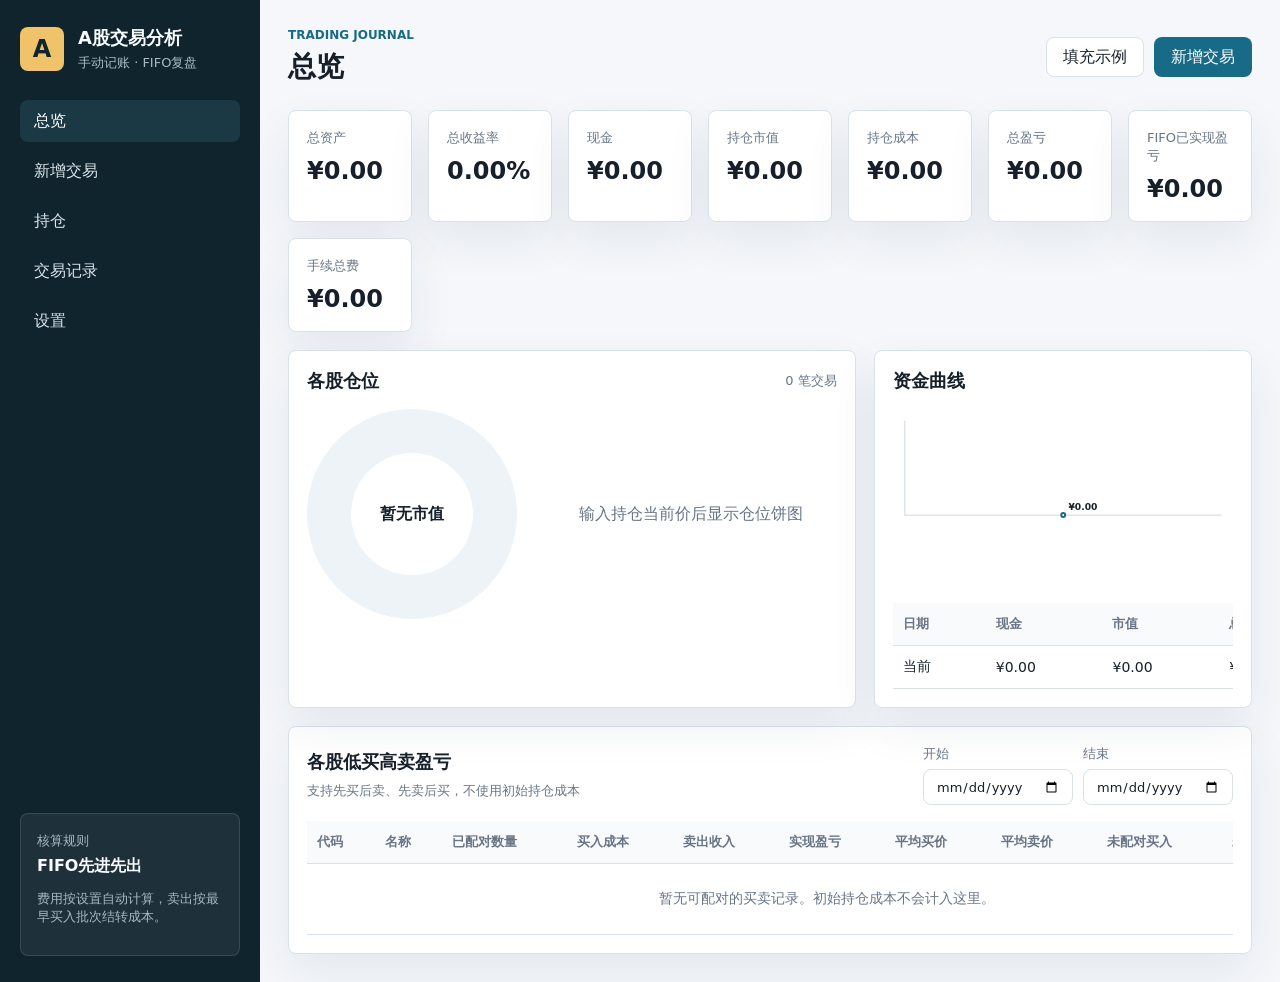
<file: index.html>
<!doctype html>
<html lang="zh-CN">
  <head>
    <meta charset="UTF-8" />
    <meta name="viewport" content="width=device-width, initial-scale=1.0" />
    <title>A股交易记录分析工具</title>
    <meta name="theme-color" content="#10242d" />
    <meta name="apple-mobile-web-app-capable" content="yes" />
    <meta name="apple-mobile-web-app-title" content="A股交易" />
    <meta name="apple-mobile-web-app-status-bar-style" content="black-translucent" />
    <link rel="manifest" href="manifest.webmanifest" />
    <link rel="stylesheet" href="styles.css" />
  </head>
  <body>
    <div class="app-shell">
      <aside class="sidebar">
        <div class="brand">
          <span class="brand-mark">A</span>
          <div>
            <h1>A股交易分析</h1>
            <p>手动记账 · FIFO复盘</p>
          </div>
        </div>

        <nav class="nav">
          <button class="nav-button active" data-view="dashboard">总览</button>
          <button class="nav-button" data-view="trade-form">新增交易</button>
          <button class="nav-button" data-view="positions">持仓</button>
          <button class="nav-button" data-view="records">交易记录</button>
          <button class="nav-button" data-view="settings">设置</button>
        </nav>

        <div class="sidebar-card">
          <span>核算规则</span>
          <strong>FIFO先进先出</strong>
          <p>费用按设置自动计算，卖出按最早买入批次结转成本。</p>
        </div>
      </aside>

      <main class="content">
        <header class="topbar">
          <div>
            <p class="eyebrow">Trading Journal</p>
            <h2 id="page-title">总览</h2>
          </div>
          <div class="topbar-actions">
            <button class="ghost-button" id="sample-data">填充示例</button>
            <button class="primary-button" data-jump="trade-form">新增交易</button>
          </div>
        </header>

        <section class="view active" id="dashboard">
          <div class="metric-grid six">
            <article class="metric">
              <span>总资产</span>
              <strong id="metric-assets">¥0.00</strong>
            </article>
            <article class="metric">
              <span>总收益率</span>
              <strong id="metric-total-return">0.00%</strong>
            </article>
            <article class="metric">
              <span>现金</span>
              <strong id="metric-cash">¥0.00</strong>
            </article>
            <article class="metric">
              <span>持仓市值</span>
              <strong id="metric-market-value">¥0.00</strong>
            </article>
            <article class="metric">
              <span>持仓成本</span>
              <strong id="metric-cost">¥0.00</strong>
            </article>
            <article class="metric">
              <span>总盈亏</span>
              <strong id="metric-floating">¥0.00</strong>
            </article>
            <article class="metric">
              <span>FIFO已实现盈亏</span>
              <strong id="metric-realized">¥0.00</strong>
            </article>
            <article class="metric">
              <span>手续总费</span>
              <strong id="metric-total-fees">¥0.00</strong>
            </article>
          </div>

          <div class="panel-grid">
            <section class="panel">
              <div class="panel-header">
                <h3>各股仓位</h3>
                <span id="summary-count">0 笔交易</span>
              </div>
              <div class="allocation-layout">
                <div class="pie-chart" id="allocation-pie"></div>
                <div class="allocation-list" id="allocation-list"></div>
              </div>
            </section>

            <section class="panel">
              <div class="panel-header">
                <h3>资金曲线</h3>
              </div>
              <div class="equity-chart" id="equity-chart"></div>
              <div class="table-wrap compact-table">
                <table>
                  <thead>
                    <tr>
                      <th>日期</th>
                      <th>现金</th>
                      <th>市值</th>
                      <th>总资产</th>
                      <th>总盈亏</th>
                    </tr>
                  </thead>
                  <tbody id="equity-curve-body"></tbody>
                </table>
              </div>
              <div class="mobile-list" id="equity-curve-cards"></div>
            </section>
          </div>

          <section class="panel spacing-top">
            <div class="panel-header">
              <div>
                <h3>各股低买高卖盈亏</h3>
                <span>支持先买后卖、先卖后买，不使用初始持仓成本</span>
              </div>
              <div class="date-filter">
                <label>
                  开始
                  <input type="date" id="pair-start-date" />
                </label>
                <label>
                  结束
                  <input type="date" id="pair-end-date" />
                </label>
              </div>
            </div>
            <div class="table-wrap">
              <table>
                <thead>
                  <tr>
                    <th>代码</th>
                    <th>名称</th>
                    <th>已配对数量</th>
                    <th>买入成本</th>
                    <th>卖出收入</th>
                    <th>实现盈亏</th>
                    <th>平均买价</th>
                    <th>平均卖价</th>
                    <th>未配对买入</th>
                    <th>未配对卖出</th>
                  </tr>
                </thead>
                <tbody id="trade-pair-pnl-body"></tbody>
              </table>
            </div>
            <div class="mobile-list" id="trade-pair-pnl-cards"></div>
          </section>
        </section>

        <section class="view" id="trade-form">
          <form class="form-panel" id="trade-entry-form">
            <input type="hidden" id="editing-id" />
            <div class="form-title">
              <h3 id="form-heading">新增交易</h3>
              <button type="button" class="ghost-button small" id="reset-form">清空</button>
            </div>

            <div class="form-grid">
              <label>
                交易日期
                <input type="date" id="trade-date" required />
              </label>
              <label>
                证券代码
                <input type="text" id="symbol" placeholder="例如 600519" required maxlength="12" />
              </label>
              <label>
                证券名称
                <input type="text" id="name" placeholder="例如 贵州茅台" required />
              </label>
              <label>
                买卖方向
                <select id="side" required>
                  <option value="buy">买入</option>
                  <option value="sell">卖出</option>
                </select>
              </label>
              <label>
                成交价格
                <input type="number" id="price" min="0" step="0.001" required />
              </label>
              <label>
                成交数量
                <input type="number" id="quantity" min="1" step="1" required />
              </label>
              <label>
                佣金（自动）
                <input type="number" id="commission" readonly />
              </label>
              <label>
                印花税（自动）
                <input type="number" id="stamp-tax" readonly />
              </label>
              <label>
                过户费（自动）
                <input type="number" id="transfer-fee" readonly />
              </label>
              <label class="wide">
                备注
                <input type="text" id="note" placeholder="例如 突破买入、止损卖出、计划外交易" />
              </label>
            </div>

            <div class="quote-box">
              <span>成交金额 <strong id="preview-amount">¥0.00</strong></span>
              <span>总费用 <strong id="preview-fee">¥0.00</strong></span>
              <span>现金变化 <strong id="preview-net">¥0.00</strong></span>
            </div>

            <div class="form-actions">
              <button type="submit" class="primary-button" id="save-trade">保存交易</button>
            </div>
          </form>
        </section>

        <section class="view" id="positions">
          <section class="panel">
            <div class="panel-header">
              <h3>当前持仓</h3>
              <div class="panel-actions">
                <span id="quote-status">当前价可手动修改</span>
                <button class="ghost-button small" id="refresh-quotes" type="button">更新股价</button>
              </div>
            </div>
            <div class="table-wrap">
              <table>
                <thead>
                  <tr>
                    <th>代码</th>
                    <th>名称</th>
                    <th>数量</th>
                    <th>平均成本</th>
                    <th>持仓成本</th>
                    <th>当前价</th>
                    <th>市值</th>
                    <th>浮动盈亏</th>
                    <th>收益率</th>
                    <th>FIFO已实现</th>
                  </tr>
                </thead>
                <tbody id="positions-body"></tbody>
              </table>
            </div>
            <div class="mobile-list" id="positions-cards"></div>
          </section>
        </section>

        <section class="view" id="records">
          <section class="panel">
            <div class="panel-header">
              <h3>交易记录</h3>
              <label class="search-box">
                <span>筛选</span>
                <input type="search" id="record-filter" placeholder="代码 / 名称 / 备注" />
              </label>
            </div>
            <div class="table-wrap">
              <table>
                <thead>
                  <tr>
                    <th>日期</th>
                    <th>代码</th>
                    <th>名称</th>
                    <th>方向</th>
                    <th>价格</th>
                    <th>数量</th>
                    <th>金额</th>
                    <th>佣金</th>
                    <th>印花税</th>
                    <th>过户费</th>
                    <th>FIFO盈亏</th>
                    <th>备注</th>
                    <th>操作</th>
                  </tr>
                </thead>
                <tbody id="records-body"></tbody>
              </table>
            </div>
            <div class="mobile-list" id="records-cards"></div>
          </section>
        </section>

        <section class="view" id="settings">
          <div class="panel-grid">
            <section class="panel">
              <div class="panel-header">
                <h3>账户初始值</h3>
              </div>
              <div class="form-grid compact">
                <label>
                  初始现金
                  <input type="number" id="initial-cash" min="0" step="0.01" />
                </label>
              </div>
              <div class="form-actions">
                <button class="primary-button" id="save-account" type="button">保存账户设置</button>
              </div>
            </section>

            <section class="panel">
              <div class="panel-header">
                <h3>费用设置</h3>
                <span>费率按成交金额计算，例如万2.5填 0.00025</span>
              </div>
              <div class="form-grid compact">
                <label>
                  佣金费率
                  <input type="number" id="commission-rate" min="0" step="0.00001" />
                </label>
                <label>
                  最低佣金
                  <input type="number" id="min-commission" min="0" step="0.01" />
                </label>
                <label>
                  印花税率（仅卖出）
                  <input type="number" id="stamp-rate" min="0" step="0.00001" />
                </label>
                <label>
                  过户费率
                  <input type="number" id="transfer-rate" min="0" step="0.00001" />
                </label>
              </div>
              <div class="form-actions">
                <button class="primary-button" id="save-fees" type="button">保存费用设置</button>
              </div>
            </section>
          </div>

          <section class="panel spacing-top">
            <div class="panel-header">
              <h3>初始持仓</h3>
              <span id="initial-position-mode">用于录入开始使用工具之前已经持有的股票</span>
            </div>
            <input type="hidden" id="editing-initial-id" />
            <div class="form-grid">
              <label>
                代码
                <input type="text" id="initial-symbol" maxlength="12" placeholder="例如 600519" />
              </label>
              <label>
                名称
                <input type="text" id="initial-name" placeholder="例如 贵州茅台" />
              </label>
              <label>
                数量
                <input type="number" id="initial-quantity" min="1" step="1" />
              </label>
              <label>
                总成本
                <input type="number" id="initial-cost" min="0" step="0.01" />
              </label>
              <label>
                当前价
                <input type="number" id="initial-price" min="0" step="0.001" />
              </label>
              <label>
                建仓日期
                <input type="date" id="initial-date" />
              </label>
            </div>
            <div class="form-actions">
              <button class="primary-button" id="add-initial-position" type="button">添加初始持仓</button>
              <button class="ghost-button" id="reset-initial-position" type="button">清空</button>
              <button class="danger-button" id="clear-initial-positions" type="button">清空全部初始持仓</button>
            </div>
            <div class="table-wrap spacing-top">
              <table>
                <thead>
                  <tr>
                    <th>日期</th>
                    <th>代码</th>
                    <th>名称</th>
                    <th>数量</th>
                    <th>总成本</th>
                    <th>平均成本</th>
                    <th>当前价</th>
                    <th>操作</th>
                  </tr>
                </thead>
                <tbody id="initial-positions-body"></tbody>
              </table>
            </div>
            <div class="mobile-list" id="initial-positions-cards"></div>
          </section>

          <div class="panel-grid spacing-top">
            <section class="panel">
              <div class="panel-header">
                <h3>数据导出</h3>
              </div>
              <p class="panel-copy">导出 JSON 后可以作为备份，换浏览器或换电脑时再导入。</p>
              <div class="stack-actions">
                <button class="primary-button" id="export-data">导出数据</button>
                <label class="file-button">
                  导入数据
                  <input type="file" id="import-data" accept="application/json" />
                </label>
              </div>
            </section>

            <section class="panel danger-zone">
              <div class="panel-header">
                <h3>清空数据</h3>
              </div>
              <p class="panel-copy">会删除当前浏览器里保存的所有交易、初始持仓、现金和当前价。</p>
              <button class="danger-button" id="clear-data">清空全部</button>
            </section>
          </div>
        </section>
      </main>
    </div>

    <script src="app.js"></script>
    <script>
      if ("serviceWorker" in navigator && location.protocol.startsWith("http")) {
        window.addEventListener("load", () => {
          navigator.serviceWorker.register("./service-worker.js").catch(() => {});
        });
      }
    </script>
  </body>
</html>
</file>
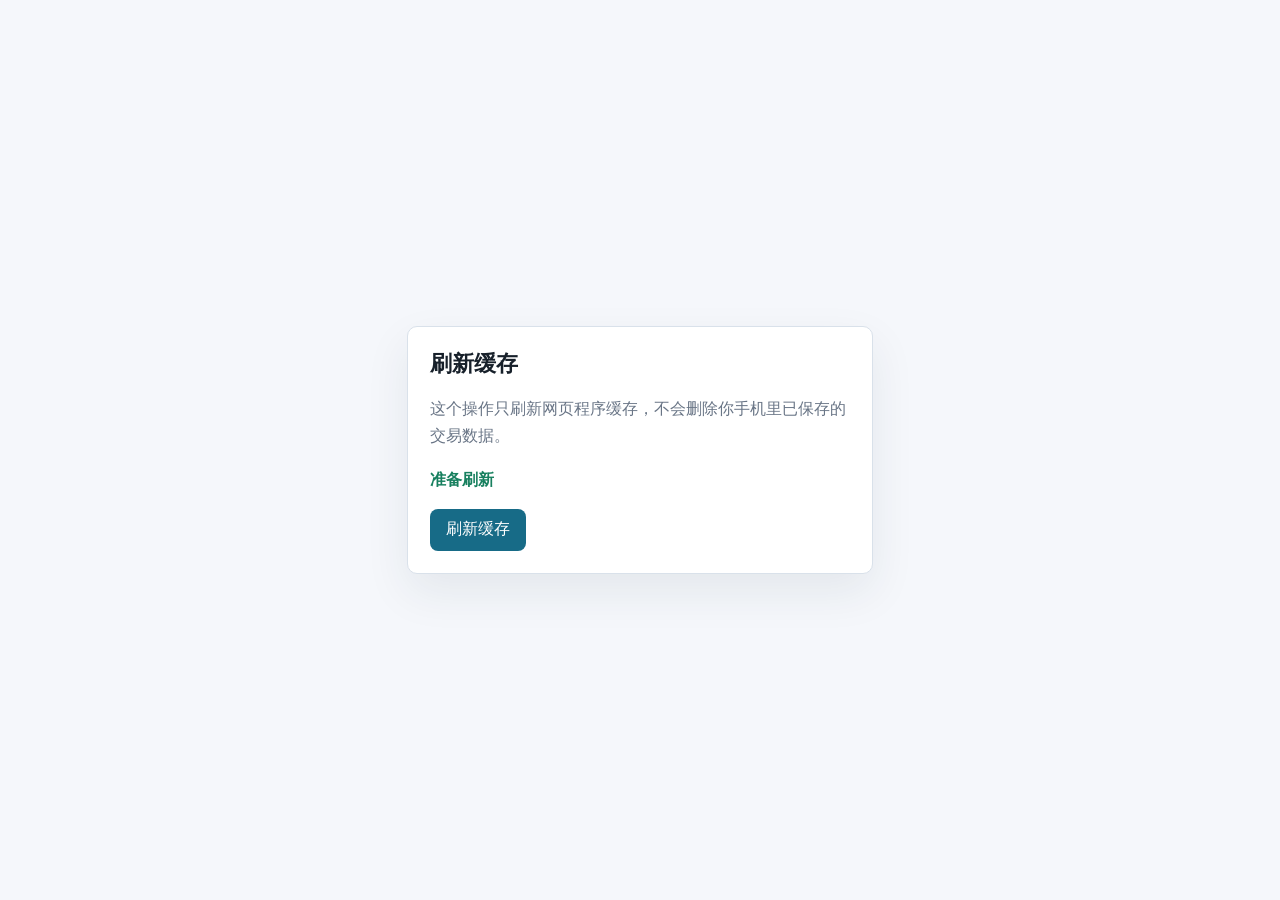
<file: reset-cache.html>
<!doctype html>
<html lang="zh-CN">
  <head>
    <meta charset="UTF-8" />
    <meta name="viewport" content="width=device-width, initial-scale=1.0" />
    <title>刷新A股交易工具缓存</title>
    <style>
      body {
        margin: 0;
        min-height: 100vh;
        display: grid;
        place-items: center;
        background: #f5f7fb;
        color: #17202a;
        font-family: "Microsoft YaHei", system-ui, sans-serif;
      }
      main {
        width: min(420px, calc(100vw - 32px));
        padding: 22px;
        border: 1px solid #d9e1ea;
        border-radius: 10px;
        background: #ffffff;
        box-shadow: 0 18px 45px rgba(30, 48, 70, 0.08);
      }
      h1 {
        margin: 0 0 10px;
        font-size: 22px;
      }
      p {
        color: #697586;
        line-height: 1.7;
      }
      button,
      a {
        min-height: 42px;
        border-radius: 8px;
        border: 0;
        padding: 0 16px;
        display: inline-flex;
        align-items: center;
        justify-content: center;
        background: #176b87;
        color: #ffffff;
        text-decoration: none;
        font: inherit;
      }
      #status {
        color: #18805f;
        font-weight: 700;
      }
    </style>
  </head>
  <body>
    <main>
      <h1>刷新缓存</h1>
      <p>这个操作只刷新网页程序缓存，不会删除你手机里已保存的交易数据。</p>
      <p id="status">准备刷新</p>
      <button id="reset">刷新缓存</button>
      <a href="./index.html" id="back" style="display: none; margin-top: 12px">返回工具</a>
    </main>
    <script>
      async function resetCache() {
        document.querySelector("#status").textContent = "正在刷新...";
        if ("serviceWorker" in navigator) {
          const regs = await navigator.serviceWorker.getRegistrations();
          await Promise.all(regs.map((reg) => reg.unregister()));
        }
        if ("caches" in window) {
          const names = await caches.keys();
          await Promise.all(names.map((name) => caches.delete(name)));
        }
        document.querySelector("#status").textContent = "缓存已刷新，请返回工具";
        document.querySelector("#back").style.display = "inline-flex";
      }
      document.querySelector("#reset").addEventListener("click", resetCache);
    </script>
  </body>
</html>
</file>
<file: styles.css>
:root {
  color-scheme: light;
  --bg: #f5f7fb;
  --surface: #ffffff;
  --surface-2: #eef3f8;
  --text: #17202a;
  --muted: #697586;
  --line: #d9e1ea;
  --primary: #176b87;
  --primary-strong: #114e62;
  --buy: #c23b42;
  --sell: #18805f;
  --warning: #b76e00;
  --shadow: 0 18px 45px rgba(30, 48, 70, 0.08);
}

* {
  box-sizing: border-box;
}

body {
  margin: 0;
  min-height: 100vh;
  background: var(--bg);
  color: var(--text);
  font-family:
    Inter, "Microsoft YaHei", "PingFang SC", system-ui, -apple-system, BlinkMacSystemFont, "Segoe UI",
    sans-serif;
}

button,
input,
select {
  font: inherit;
}

button {
  cursor: pointer;
}

.app-shell {
  display: grid;
  grid-template-columns: 260px 1fr;
  min-height: 100vh;
}

.sidebar {
  background: #10242d;
  color: #f7fbfd;
  padding: 26px 20px;
  display: flex;
  flex-direction: column;
  gap: 28px;
}

.brand {
  display: flex;
  align-items: center;
  gap: 14px;
}

.brand-mark {
  width: 44px;
  height: 44px;
  border-radius: 8px;
  display: grid;
  place-items: center;
  background: #f0c36a;
  color: #10242d;
  font-weight: 800;
  font-size: 24px;
}

.brand h1 {
  margin: 0;
  font-size: 18px;
  letter-spacing: 0;
}

.brand p {
  margin: 4px 0 0;
  color: #a7bac3;
  font-size: 13px;
}

.nav {
  display: grid;
  gap: 8px;
}

.nav-button {
  min-height: 42px;
  border: 0;
  border-radius: 8px;
  text-align: left;
  padding: 0 14px;
  background: transparent;
  color: #d8e4e9;
}

.nav-button:hover,
.nav-button.active {
  background: #1b3945;
  color: #ffffff;
}

.sidebar-card {
  margin-top: auto;
  padding: 16px;
  border: 1px solid rgba(255, 255, 255, 0.12);
  border-radius: 8px;
  background: rgba(255, 255, 255, 0.06);
}

.sidebar-card span,
.sidebar-card p {
  color: #a7bac3;
  font-size: 13px;
}

.sidebar-card strong {
  display: block;
  margin: 6px 0;
}

.content {
  padding: 28px;
  overflow-x: hidden;
}

.topbar {
  display: flex;
  justify-content: space-between;
  align-items: center;
  gap: 18px;
  margin-bottom: 24px;
}

.eyebrow {
  margin: 0 0 6px;
  color: var(--primary);
  font-weight: 700;
  font-size: 12px;
  text-transform: uppercase;
}

.topbar h2 {
  margin: 0;
  font-size: 28px;
}

.topbar-actions,
.form-actions,
.stack-actions {
  display: flex;
  gap: 10px;
  align-items: center;
  flex-wrap: wrap;
}

.primary-button,
.ghost-button,
.danger-button,
.file-button {
  min-height: 40px;
  border-radius: 8px;
  border: 1px solid transparent;
  padding: 0 16px;
  display: inline-flex;
  align-items: center;
  justify-content: center;
  white-space: nowrap;
}

.primary-button {
  background: var(--primary);
  color: #ffffff;
}

.primary-button:hover {
  background: var(--primary-strong);
}

.ghost-button {
  background: var(--surface);
  border-color: var(--line);
  color: var(--text);
}

.ghost-button.small {
  min-height: 34px;
  padding: 0 12px;
}

.danger-button {
  background: #fff0ef;
  border-color: #f3b7b2;
  color: #b82824;
}

.file-button {
  background: var(--surface);
  border-color: var(--line);
  color: var(--text);
}

.file-button input {
  display: none;
}

.view {
  display: none;
}

.view.active {
  display: block;
}

.metric-grid {
  display: grid;
  grid-template-columns: repeat(4, minmax(0, 1fr));
  gap: 16px;
  margin-bottom: 18px;
}

.metric-grid.six {
  grid-template-columns: repeat(7, minmax(0, 1fr));
}

.metric,
.panel,
.form-panel {
  background: var(--surface);
  border: 1px solid var(--line);
  border-radius: 8px;
  box-shadow: var(--shadow);
}

.metric {
  padding: 18px;
}

.metric span {
  display: block;
  color: var(--muted);
  font-size: 13px;
  margin-bottom: 10px;
}

.metric strong {
  font-size: 24px;
}

.panel-grid {
  display: grid;
  grid-template-columns: minmax(0, 1.2fr) minmax(280px, 0.8fr);
  gap: 18px;
}

.panel {
  padding: 18px;
}

.panel-header,
.form-title {
  display: flex;
  align-items: center;
  justify-content: space-between;
  gap: 14px;
  margin-bottom: 16px;
}

.panel-header h3,
.form-title h3 {
  margin: 0;
  font-size: 18px;
}

.panel-actions {
  display: flex;
  align-items: center;
  justify-content: flex-end;
  gap: 10px;
  flex-wrap: wrap;
}

.panel-header > div h3 {
  margin: 0 0 6px;
}

.panel-header span,
.panel-copy {
  color: var(--muted);
  font-size: 13px;
}

.bar-chart {
  display: grid;
  gap: 12px;
}

.bar-row {
  display: grid;
  grid-template-columns: 98px 1fr 96px;
  gap: 10px;
  align-items: center;
  font-size: 14px;
}

.bar-track {
  height: 12px;
  border-radius: 999px;
  background: var(--surface-2);
  overflow: hidden;
}

.bar-fill {
  height: 100%;
  border-radius: inherit;
  background: var(--primary);
}

.bar-fill.loss {
  background: var(--buy);
}

.allocation-layout {
  display: grid;
  grid-template-columns: 220px 1fr;
  gap: 18px;
  align-items: center;
}

.pie-chart {
  width: 210px;
  aspect-ratio: 1;
  border-radius: 50%;
  background: var(--surface-2);
  display: grid;
  place-items: center;
  position: relative;
}

.pie-chart::after {
  content: "";
  position: absolute;
  width: 58%;
  aspect-ratio: 1;
  border-radius: 50%;
  background: var(--surface);
}

.pie-chart span {
  position: relative;
  z-index: 1;
  max-width: 112px;
  text-align: center;
  font-weight: 800;
  overflow-wrap: anywhere;
}

.allocation-list {
  display: grid;
  gap: 10px;
}

.allocation-row {
  display: grid;
  grid-template-columns: 12px minmax(80px, 1fr) 58px 100px;
  gap: 8px;
  align-items: center;
  font-size: 14px;
}

.swatch {
  width: 10px;
  height: 10px;
  border-radius: 999px;
}

.compact-table table {
  min-width: 560px;
}

.equity-chart {
  width: 100%;
  min-height: 180px;
  margin-bottom: 14px;
}

.equity-chart svg {
  width: 100%;
  height: auto;
  display: block;
}

.equity-grid {
  fill: none;
  stroke: #d9e1ea;
  stroke-width: 2;
}

.equity-area {
  fill: rgba(23, 107, 135, 0.14);
}

.equity-line {
  fill: none;
  stroke: var(--primary);
  stroke-width: 4;
  stroke-linecap: round;
  stroke-linejoin: round;
}

.equity-dot {
  fill: #ffffff;
  stroke: var(--primary);
  stroke-width: 3;
}

.equity-label {
  fill: var(--text);
  font-size: 14px;
  font-weight: 800;
}

.insight-list {
  margin: 0;
  padding: 0;
  list-style: none;
  display: grid;
  gap: 10px;
}

.insight-list li {
  padding: 12px;
  border-radius: 8px;
  background: var(--surface-2);
  color: #26333d;
  line-height: 1.55;
}

.form-panel {
  padding: 20px;
}

.form-grid {
  display: grid;
  grid-template-columns: repeat(3, minmax(0, 1fr));
  gap: 16px;
}

.form-grid.compact {
  grid-template-columns: repeat(2, minmax(0, 1fr));
}

label {
  display: grid;
  gap: 8px;
  color: var(--muted);
  font-size: 13px;
}

.wide {
  grid-column: span 3;
}

input,
select {
  width: 100%;
  min-height: 42px;
  border-radius: 8px;
  border: 1px solid var(--line);
  background: #ffffff;
  color: var(--text);
  padding: 0 12px;
  outline: none;
}

input:focus,
select:focus {
  border-color: var(--primary);
  box-shadow: 0 0 0 3px rgba(23, 107, 135, 0.14);
}

.quote-box {
  display: grid;
  grid-template-columns: repeat(3, minmax(0, 1fr));
  gap: 12px;
  margin: 18px 0;
}

.quote-box span {
  min-height: 58px;
  padding: 12px;
  border-radius: 8px;
  background: var(--surface-2);
  color: var(--muted);
  display: grid;
  gap: 4px;
}

.quote-box strong {
  color: var(--text);
  font-size: 18px;
}

.table-wrap {
  width: 100%;
  overflow-x: auto;
}

.mobile-list {
  display: none;
}

table {
  width: 100%;
  border-collapse: collapse;
  min-width: 1040px;
}

th,
td {
  padding: 12px 10px;
  border-bottom: 1px solid var(--line);
  text-align: left;
  vertical-align: middle;
  white-space: nowrap;
}

th {
  color: var(--muted);
  font-size: 13px;
  font-weight: 700;
  background: #f8fafc;
}

td {
  font-size: 14px;
}

.tag {
  display: inline-flex;
  align-items: center;
  min-height: 26px;
  padding: 0 10px;
  border-radius: 999px;
  font-weight: 700;
  font-size: 12px;
}

.tag.buy {
  color: var(--buy);
  background: #fff0ef;
}

.tag.sell {
  color: var(--sell);
  background: #eaf8f2;
}

.positive {
  color: var(--sell);
  font-weight: 700;
}

.negative {
  color: var(--buy);
  font-weight: 700;
}

.row-actions {
  display: flex;
  gap: 8px;
}

.icon-action {
  min-height: 30px;
  border-radius: 8px;
  border: 1px solid var(--line);
  background: #ffffff;
  padding: 0 10px;
}

.search-box {
  grid-template-columns: auto minmax(180px, 260px);
  align-items: center;
}

.date-filter {
  display: grid;
  grid-template-columns: repeat(2, minmax(140px, 1fr));
  gap: 10px;
  min-width: 300px;
}

.date-filter label {
  gap: 6px;
}

.date-filter input {
  min-height: 36px;
}

.current-price-input {
  width: 112px;
  min-height: 34px;
}

.empty-state {
  padding: 26px 12px;
  color: var(--muted);
  text-align: center;
}

.mobile-card {
  border: 1px solid var(--line);
  border-radius: 8px;
  background: #ffffff;
  padding: 14px;
  display: grid;
  gap: 12px;
}

.mobile-card-head {
  display: flex;
  align-items: center;
  justify-content: space-between;
  gap: 12px;
}

.mobile-card-head strong {
  font-size: 16px;
}

.mobile-card-head span:not(.tag) {
  color: var(--muted);
  font-size: 13px;
}

.mobile-card dl {
  margin: 0;
  display: grid;
  grid-template-columns: repeat(2, minmax(0, 1fr));
  gap: 10px 14px;
}

.mobile-card dl div {
  min-width: 0;
}

.mobile-card dt {
  color: var(--muted);
  font-size: 12px;
  margin-bottom: 4px;
}

.mobile-card dd {
  margin: 0;
  font-weight: 700;
  overflow-wrap: anywhere;
}

.mobile-card p {
  margin: 0;
  color: var(--muted);
  line-height: 1.5;
}

.mobile-price {
  display: grid;
  grid-template-columns: 60px 1fr;
  align-items: center;
}

.danger-zone {
  border-color: #f3c5c1;
}

.spacing-top {
  margin-top: 18px;
}

@media (max-width: 980px) {
  .app-shell {
    grid-template-columns: 1fr;
  }

  .sidebar {
    position: static;
  }

  .nav {
    grid-template-columns: repeat(5, minmax(0, 1fr));
  }

  .nav-button {
    text-align: center;
    padding: 0 8px;
  }

  .metric-grid,
  .panel-grid,
  .form-grid,
  .form-grid.compact,
  .quote-box,
  .date-filter {
    grid-template-columns: 1fr;
  }

  .date-filter {
    min-width: 0;
    width: 100%;
  }

  .wide {
    grid-column: auto;
  }
}

@media (max-width: 620px) {
  body {
    padding-bottom: 78px;
  }

  input,
  select {
    font-size: 16px;
  }

  .content {
    padding: 14px;
  }

  .topbar {
    align-items: flex-start;
    flex-direction: column;
  }

  .nav {
    position: fixed;
    left: 0;
    right: 0;
    bottom: 0;
    z-index: 20;
    grid-template-columns: repeat(5, minmax(0, 1fr));
    gap: 0;
    padding: 8px;
    background: #10242d;
    border-top: 1px solid rgba(255, 255, 255, 0.12);
  }

  .nav-button {
    min-height: 44px;
    padding: 0 4px;
    font-size: 12px;
    border-radius: 8px;
  }

  .sidebar {
    padding: 18px 14px 12px;
    gap: 16px;
  }

  .sidebar-card {
    display: none;
  }

  .brand-mark {
    width: 38px;
    height: 38px;
  }

  .brand h1 {
    font-size: 16px;
  }

  .topbar-actions {
    width: 100%;
  }

  .topbar-actions button {
    flex: 1;
  }

  .metric strong {
    font-size: 16px;
  }

  .metric {
    min-height: 62px;
    padding: 10px 12px;
    display: grid;
    align-content: center;
    gap: 4px;
  }

  .metric-grid.six {
    grid-template-columns: repeat(2, minmax(0, 1fr));
    gap: 10px;
  }

  .metric span {
    margin-bottom: 0;
    font-size: 12px;
  }

  .metric strong {
    overflow-wrap: anywhere;
  }

  .panel,
  .form-panel {
    padding: 14px;
  }

  .allocation-layout {
    grid-template-columns: 1fr;
    justify-items: center;
  }

  .allocation-list {
    width: 100%;
  }

  .allocation-row {
    grid-template-columns: 12px minmax(70px, 1fr) 52px 92px;
  }

  .panel-header,
  .form-title {
    align-items: flex-start;
    flex-direction: column;
  }

  .panel-actions {
    width: 100%;
    justify-content: space-between;
  }

  .table-wrap {
    display: none;
  }

  .mobile-list {
    display: grid;
    gap: 12px;
  }
}
</file>
